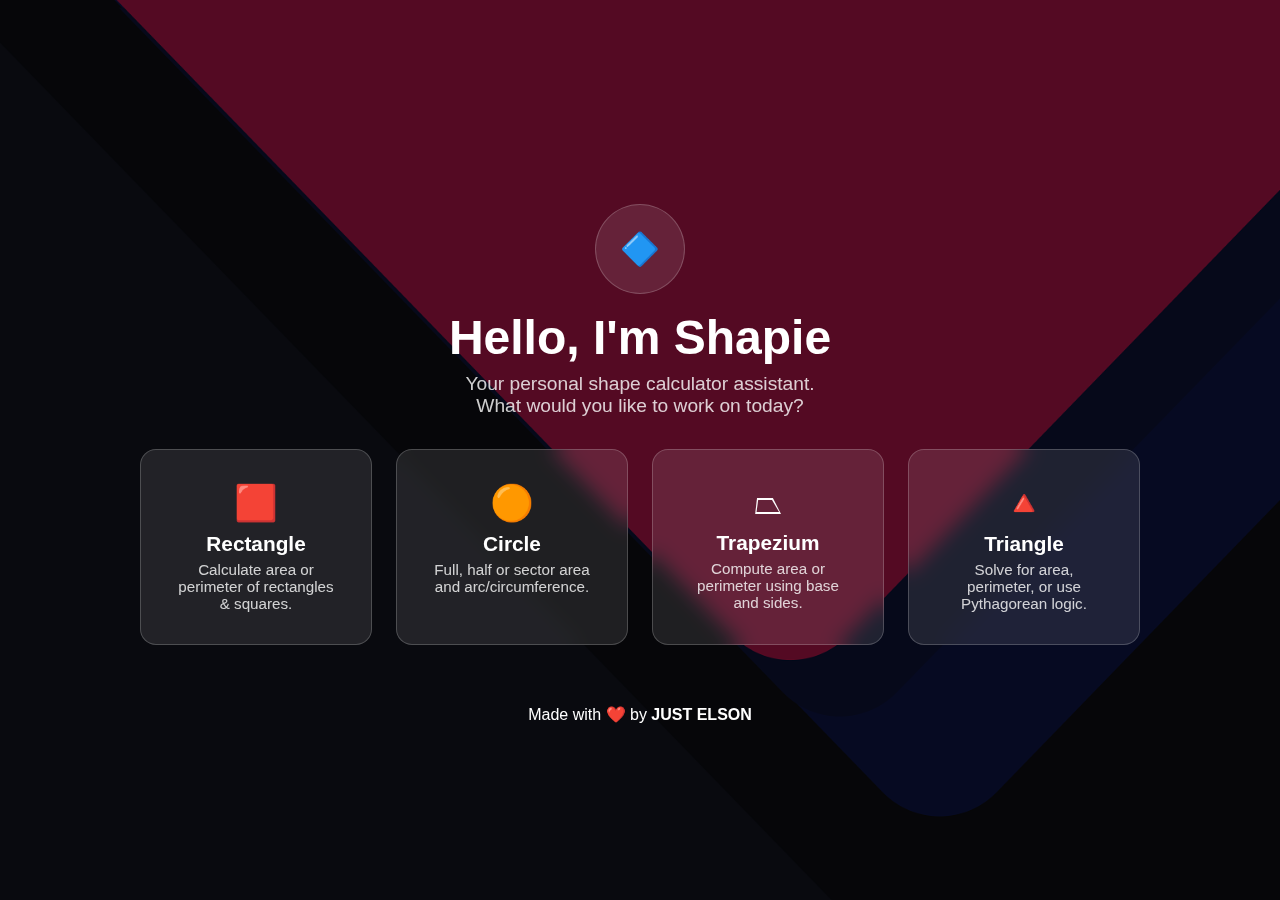
<file: index.html>
<!DOCTYPE html>
<html lang="en">
<head>
  <meta charset="UTF-8" />
  <meta name="viewport" content="width=device-width, initial-scale=1.0"/>
  <title>Shapie – Shape Calculator</title>
  <style>
    * {
      box-sizing: border-box;
      margin: 0;
      padding: 0;
    }

    body {
      font-family: 'Segoe UI', sans-serif;
      background-image: url('assets/small.png');
      background-size: cover;
      background-position: center;
      background-repeat: no-repeat;
      background-attachment: fixed;
      color: white;
      width: 100%;
      min-height: 100vh;
      display: flex;
      flex-direction: column;
      justify-content: center;
      align-items: center;
    }

    .bg-overlay {
      position: fixed;
  top: 0;
  left: 0;
  width: 100%;
  height: 100%;
  background-color: rgba(0, 0, 0, 0.637); /* Change 0.6 to desired darkness */
  z-index: -1;
}

    .container {
      width: 90%;
      max-width: 1000px;
      text-align: center;
      z-index: 2;
      padding-top: 3rem;
    }

    .logo {
      width: 90px;
      height: 90px;
      background: rgba(255, 255, 255, 0.1);
      border-radius: 50%;
      margin: 0 auto 1rem;
      display: flex;
      align-items: center;
      justify-content: center;
      font-size: 2rem;
      backdrop-filter: blur(10px);
      border: 1px solid rgba(255, 255, 255, 0.2);
      animation: float 3s ease-in-out infinite;
      color: white;
    }

    .title {
      font-size: 3rem;
      font-weight: bold;
      color: #fff;
      margin-bottom: 0.5rem;
    }

    .subtitle {
      color: rgba(255, 255, 255, 0.8);
      font-size: 1.2rem;
      margin-bottom: 2rem;
    }

    .shape-grid {
      display: grid;
      grid-template-columns: repeat(auto-fit, minmax(230px, 1fr));
      gap: 1.5rem;
    }

    .card {
      background: rgba(255, 255, 255, 0.1);
      border: 1px solid rgba(255, 255, 255, 0.2);
      border-radius: 16px;
      padding: 2rem;
      color: white;
      cursor: pointer;
      transition: 0.3s ease;
      backdrop-filter: blur(10px);
    }

    .card:hover {
      transform: translateY(-10px);
      background: rgba(255, 255, 255, 0.2);
      box-shadow: 0 12px 30px rgba(0, 0, 0, 0.3);
    }

    .card-icon {
      font-size: 2.2rem;
      margin-bottom: 0.5rem;
    }

    .card-title {
      font-size: 1.3rem;
      font-weight: 600;
      margin-bottom: 0.3rem;
    }

    .footer {
  width: 100%;
  color: white;
  padding: 20px;
  font-family: 'Josefin Sans', sans-serif;
  text-align: center;
  position: relative;
  margin-top: 40px;
}

     .footer a {
  color: #ffffff;
  text-decoration: none;
  font-weight: bold;
  text-align: center;
}

    .card-desc {
      font-size: 0.95rem;
      color: rgba(255, 255, 255, 0.8);
    }

    @keyframes float {
      0%, 100% { transform: translateY(0); }
      50% { transform: translateY(-8px); }
    }

    @media (max-width: 768px) {
      .title {
        font-size: 2rem;
      }
      .subtitle {
        font-size: 1rem;
      }
    }
  </style>
</head>
<body>
  <div class="bg-overlay"></div>
  <div class="container">
    <div class="logo">🔷</div>
    <div class="title">Hello, I'm Shapie</div>
    <div class="subtitle">Your personal shape calculator assistant.  
      <br>What would you like to work on today?
    </div>

    <div class="shape-grid">
      <div class="card" onclick="location.href='shapes/rectangle.html'">
        <div class="card-icon">🟥</div>
        <div class="card-title">Rectangle</div>
        <div class="card-desc">Calculate area or perimeter of rectangles & squares.</div>
      </div>

      <div class="card" onclick="location.href='shapes/circle.html'">
        <div class="card-icon">🟠</div>
        <div class="card-title">Circle</div>
        <div class="card-desc">Full, half or sector area and arc/circumference.</div>
      </div>

      <div class="card" onclick="location.href='shapes/trapezium.html'">
        <div class="card-icon">⏢</div>
        <div class="card-title">Trapezium</div>
        <div class="card-desc">Compute area or perimeter using base and sides.</div>
      </div>

      <div class="card" onclick="location.href='shapes/triangle.html'">
        <div class="card-icon">🔺</div>
        <div class="card-title">Triangle</div>
        <div class="card-desc">Solve for area, perimeter, or use Pythagorean logic.</div>
      </div>
    </div>
    <div class="footer">
      <p>Made with ❤️ by <a href="https://justelson.github.io/my-official-website/">JUST ELSON</a></p>
    </div>
  </div>
</body>
</html>
</file>
